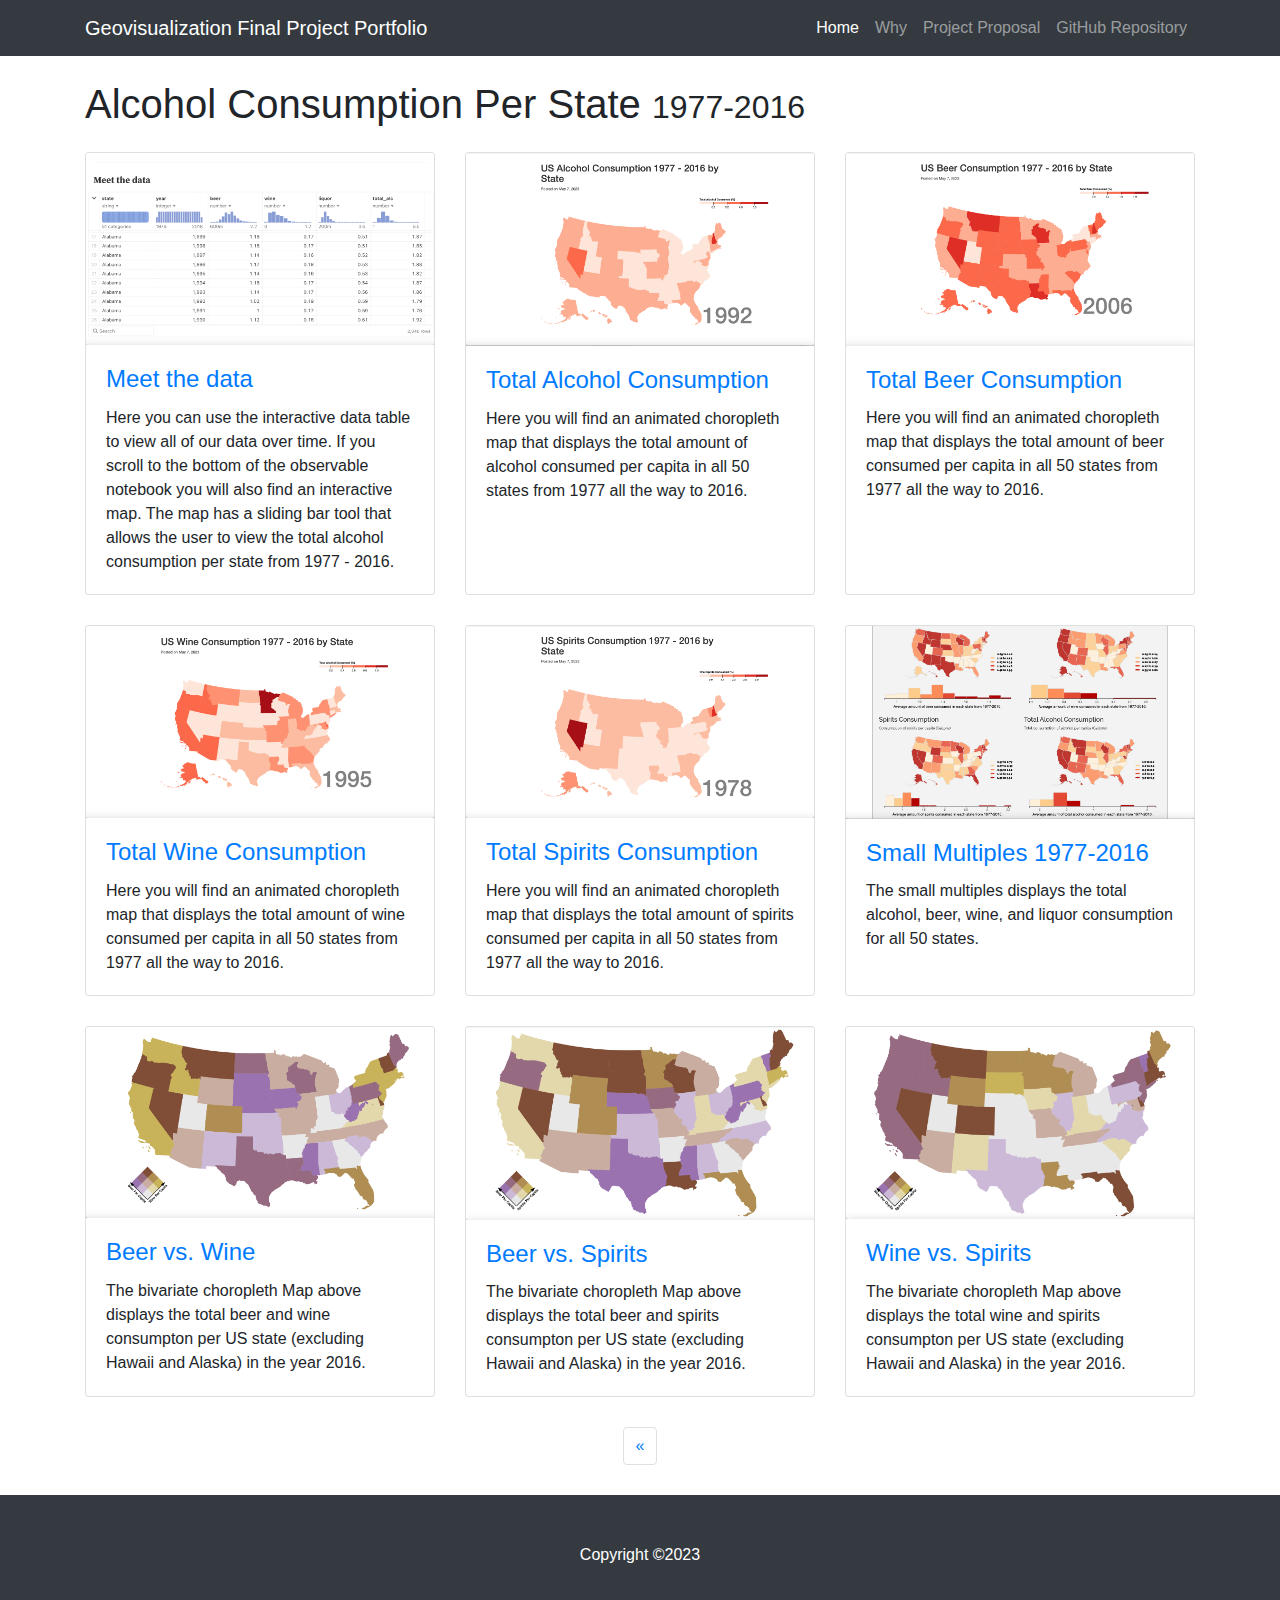
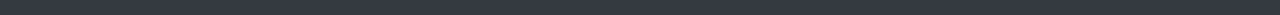
<file: index.html>
<!DOCTYPE html>
<html lang="en">

  <head>

    <meta http-equiv='cache-control' content='no-cache'> 
    <meta http-equiv='expires' content='0'> 
    <meta http-equiv='pragma' content='no-cache'>
    
    <meta charset="utf-8">
    <meta name="viewport" content="width=device-width, initial-scale=1, shrink-to-fit=no">
    <meta name="description" content="">
    <meta name="author" content="">

    <title> Alcohol Consumption </title>

    <!-- Bootstrap core CSS -->
    <link href="vendor/bootstrap/css/bootstrap.min.css" rel="stylesheet">

    <!-- Custom styles for this template -->
    <link href="css/3-col-portfolio.css" rel="stylesheet">

  </head>

  <body>

    <!-- Navigation -->
    <nav class="navbar navbar-expand-lg navbar-dark bg-dark fixed-top">
      <div class="container">
        <a class="navbar-brand" href="#"> Geovisualization Final Project Portfolio </a>
        <button class="navbar-toggler" type="button" data-toggle="collapse" data-target="#navbarResponsive" aria-controls="navbarResponsive" aria-expanded="false" aria-label="Toggle navigation">
          <span class="navbar-toggler-icon"></span>
        </button>
        <div class="collapse navbar-collapse" id="navbarResponsive">
          <ul class="navbar-nav ml-auto">
            <li class="nav-item active">
              <a class="nav-link" href="https://geog3540.github.io/alcoholconsumption/">Home
                <span class="sr-only">(current)</span>
              </a>
            </li>
            <li class="nav-item">
              <a class="nav-link" href="shortbio.html">Why</a>
            </li>
            <li class="nav-item">
              <a class="nav-link" href="https://observablehq.com/d/973f40943b0cd02c">Project Proposal</a>
            </li>
            <li class="nav-item">
              <a class="nav-link" href="https://github.com/geog3540/alcoholconsumption">GitHub Repository</a>
            </li>
          </ul>
        </div>
      </div>
    </nav>

    <!-- Page Content -->
    <div class="container">

      <!-- Page Heading -->
      <h1 class="my-4"> Alcohol Consumption Per State 
        <small> 1977-2016 </small>
      </h1>

      <div class="row">
        <div class="col-lg-4 col-sm-6 portfolio-item">
          <div class="card h-100">
            <a href="https://observablehq.com/d/6e1bdc8eab42a572"><img class="card-img-top" src="Images/data.png" alt=""></a>
            <div class="card-body">
              <h4 class="card-title">
                <a href="https://observablehq.com/d/6e1bdc8eab42a572">Meet the data</a>
              </h4>
              <p class="card-text">Here you can use the interactive data table to view all of our data over time. If you scroll to the bottom of the observable notebook you will also find an interactive map. The map has a sliding bar tool that allows the user to view the total alcohol consumption per state from 1977 - 2016. </p>
            </div>
          </div>
        </div>
        <div class="col-lg-4 col-sm-6 portfolio-item">
          <div class="card h-100">
            <a href="animatedchoropleth/total_con.html"><img class="card-img-top" src="Images/total_animated.png" alt=""></a>
            <div class="card-body">
              <h4 class="card-title">
                <a href="animatedchoropleth/total_con.html">Total Alcohol Consumption</a>
              </h4>
              <p class="card-text">Here you will find an animated choropleth map that displays the total amount of alcohol consumed per capita in all 50 states from 1977 all the way to 2016.</p>
            </div>
          </div>
        </div>
        <div class="col-lg-4 col-sm-6 portfolio-item">
          <div class="card h-100">
            <a href="animatedchoropleth/beer_con.html"><img class="card-img-top" src="Images/beer_animated.png" alt=""></a>
            <div class="card-body">
              <h4 class="card-title">
                <a href="animatedchoropleth/beer_con.html">Total Beer Consumption</a>
              </h4>
              <p class="card-text">Here you will find an animated choropleth map that displays the total amount of beer consumed per capita in all 50 states from 1977 all the way to 2016.</p>
            </div>
          </div>
        </div>
        <div class="col-lg-4 col-sm-6 portfolio-item">
          <div class="card h-100">
            <a href="animatedchoropleth/wine_con.html"><img class="card-img-top" src="Images/wine_animated.png" alt=""></a>
            <div class="card-body">
              <h4 class="card-title">
                <a href="animatedchoropleth/wine_con.html">Total Wine Consumption</a>
              </h4>
              <p class="card-text">Here you will find an animated choropleth map that displays the total amount of wine consumed per capita in all 50 states from 1977 all the way to 2016.</p>
            </div>
          </div>
        </div>
        <div class="col-lg-4 col-sm-6 portfolio-item">
          <div class="card h-100">
            <a href="animatedchoropleth/spirits_con.html"><img class="card-img-top" src="Images/spirits_animated.png" alt=""></a>
            <div class="card-body">
              <h4 class="card-title">
                <a href="animatedchoropleth/spirits_con.html">Total Spirits Consumption</a>
              </h4>
              <p class="card-text">Here you will find an animated choropleth map that displays the total amount of spirits consumed per capita in all 50 states from 1977 all the way to 2016.</p>
            </div>
          </div>
        </div>
        <div class="col-lg-4 col-sm-6 portfolio-item">
          <div class="card h-100">
            <a href="smallmultiple/index.html"><img class="card-img-top" src="Images/small_multiples.png" alt=""></a>
            <div class="card-body">
              <h4 class="card-title">
                <a href="smallmultiple/index.html">Small Multiples 1977-2016</a>
              </h4>
              <p class="card-text">The small multiples displays the total alcohol, beer, wine, and liquor consumption for all 50 states.</p>
            </div>
          </div>
        </div>
        <div class="col-lg-4 col-sm-6 portfolio-item">
          <div class="card h-100">
            <a href="https://observablehq.com/d/2be5a5ae35aab655"><img class="card-img-top" src="Images/beer_wine.png" alt=""></a>
            <div class="card-body">
              <h4 class="card-title">
                <a href="https://observablehq.com/d/2be5a5ae35aab655">Beer vs. Wine</a>
              </h4>
              <p class="card-text">The bivariate choropleth Map above displays the total beer and wine consumpton per US state (excluding Hawaii and Alaska) in the year 2016.</p>
            </div>
          </div>
        </div>
        <div class="col-lg-4 col-sm-6 portfolio-item">
          <div class="card h-100">
            <a href="https://observablehq.com/d/554122eb2d72a04f"><img class="card-img-top" src="Images/beer_spirits.png" alt=""></a>
            <div class="card-body">
              <h4 class="card-title">
                <a href="https://observablehq.com/d/554122eb2d72a04f">Beer vs. Spirits</a>
              </h4>
              <p class="card-text">The bivariate choropleth Map above displays the total beer and spirits consumpton per US state (excluding Hawaii and Alaska) in the year 2016.</p>
            </div>
          </div>
        </div>
        <div class="col-lg-4 col-sm-6 portfolio-item">
          <div class="card h-100">
            <a href="https://observablehq.com/d/ab2546fa83c8895f"><img class="card-img-top" src="Images/wine_spirits.png" alt=""></a>
            <div class="card-body">
              <h4 class="card-title">
                <a href="https://observablehq.com/d/ab2546fa83c8895f">Wine vs. Spirits</a>
              </h4>
              <p class="card-text">The bivariate choropleth Map above displays the total wine and spirits consumpton per US state (excluding Hawaii and Alaska) in the year 2016.</p>
            </div>
          </div>
        </div>
      </div>
      <!-- /.row -->

      <!-- Pagination -->
      <ul class="pagination justify-content-center">
        <li class="page-item">
          <a class="page-link" href="#" aria-label="Previous">
            <span aria-hidden="true">&laquo;</span>
            <span class="sr-only">Previous</span>
          </a>
        </li>
        <!-- <li class="page-item">
          <a class="page-link" href="#">1</a>
        </li>
        <li class="page-item">
          <a class="page-link" href="#">2</a>
        </li>
        <li class="page-item">
          <a class="page-link" href="#">3</a>
        </li>
        <li class="page-item">
          <a class="page-link" href="#" aria-label="Next">
            <span aria-hidden="true">&raquo;</span>
            <span class="sr-only">Next</span>
          </a>
        </li> 
      </ul> -->

    </div>
    <!-- /.container -->

    <!-- Footer -->
    <footer class="py-5 bg-dark">
      <div class="container">
        <p class="m-0 text-center text-white">Copyright &copy;2023</p>
      </div>
      <!-- /.container -->
    </footer>

    <!-- Bootstrap core JavaScript -->
    <script src="vendor/jquery/jquery.min.js"></script>
    <script src="vendor/bootstrap/js/bootstrap.bundle.min.js"></script>

  </body>

</html>
</file>
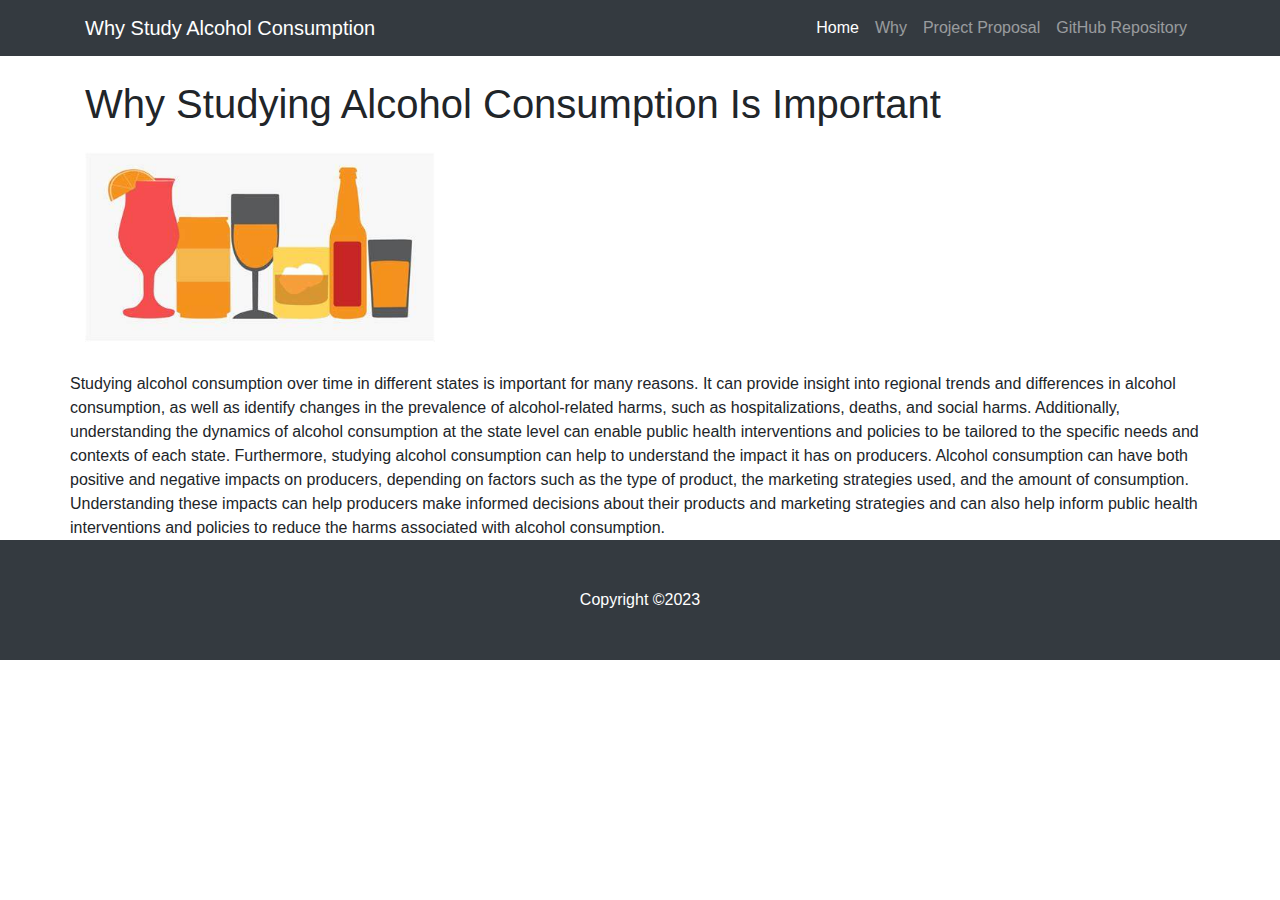
<file: shortbio.html>
<!DOCTYPE html>
<html lang="en">

  <head>

    <meta charset="utf-8">
    <meta name="viewport" content="width=device-width, initial-scale=1, shrink-to-fit=no">
    <meta name="description" content="">
    <meta name="author" content="">

    <title>Final Project</title>

    <!-- Bootstrap core CSS -->
    <link href="vendor/bootstrap/css/bootstrap.min.css" rel="stylesheet">

    <!-- Custom styles for this template -->
    <link href="css/3-col-portfolio.css" rel="stylesheet">

  </head>

  <body>

    <!-- Navigation -->
    <nav class="navbar navbar-expand-lg navbar-dark bg-dark fixed-top">
      <div class="container">
        <a class="navbar-brand" href="#"> Why Study Alcohol Consumption </a>
        <button class="navbar-toggler" type="button" data-toggle="collapse" data-target="#navbarResponsive" aria-controls="navbarResponsive" aria-expanded="false" aria-label="Toggle navigation">
          <span class="navbar-toggler-icon"></span>
        </button>
        <div class="collapse navbar-collapse" id="navbarResponsive">
          <ul class="navbar-nav ml-auto">
            <li class="nav-item active">
              <a class="nav-link" href="https://mattison-belardo.github.io/Mattison-Belardo/">Home
                <span class="sr-only">(current)</span>
              </a>
            </li>
            <li class="nav-item">
              <a class="nav-link" href="shortbio.html">Why</a>
            </li>
            <li class="nav-item">
              <a class="nav-link" href="https://observablehq.com/d/973f40943b0cd02c">Project Proposal</a>
            </li>
            <li class="nav-item">
              <a class="nav-link" href="https://github.com/geog3540/alcoholconsumption">GitHub Repository</a>
            </li>
          </ul>
        </div>
      </div>
    </nav>

    <!-- Page Content -->
    <div class="container">

      <!-- Page Heading -->
      <h1 class="my-4">Why Studying Alcohol Consumption Is Important
        <small></small>
      </h1>

      <div class="row">
          <div class="col-lg-4 col-sm-6 portfolio-item">
              <img class="card-img-top" src="Images/drinks.jpeg" alt="">
         </div>
         <p class="card-text">Studying alcohol consumption over time in different states is important for many reasons. It can provide insight into regional trends and differences in alcohol consumption, as well as identify changes in the prevalence of alcohol-related harms, such as hospitalizations, deaths, and social harms. Additionally, understanding the dynamics of alcohol consumption at the state level can enable public health interventions and policies to be tailored to the specific needs and contexts of each state. Furthermore, studying alcohol consumption can help to understand the impact it has on producers. Alcohol consumption can have both positive and negative impacts on producers, depending on factors such as the type of product, the marketing strategies used, and the amount of consumption. Understanding these impacts can help producers make informed decisions about their products and marketing strategies and can also help inform public health interventions and policies to reduce the harms associated with alcohol consumption.</p>
      </div>
      <!-- /.row -->


    </div>
    <!-- /.container -->

    <!-- Footer -->
    <footer class="py-5 bg-dark">
      <div class="container">
        <p class="m-0 text-center text-white">Copyright &copy;2023</p>
      </div>
      <!-- /.container -->
    </footer>

    <!-- Bootstrap core JavaScript -->
    <script src="vendor/jquery/jquery.min.js"></script>
    <script src="vendor/bootstrap/js/bootstrap.bundle.min.js"></script>

  </body>

</html>
</file>
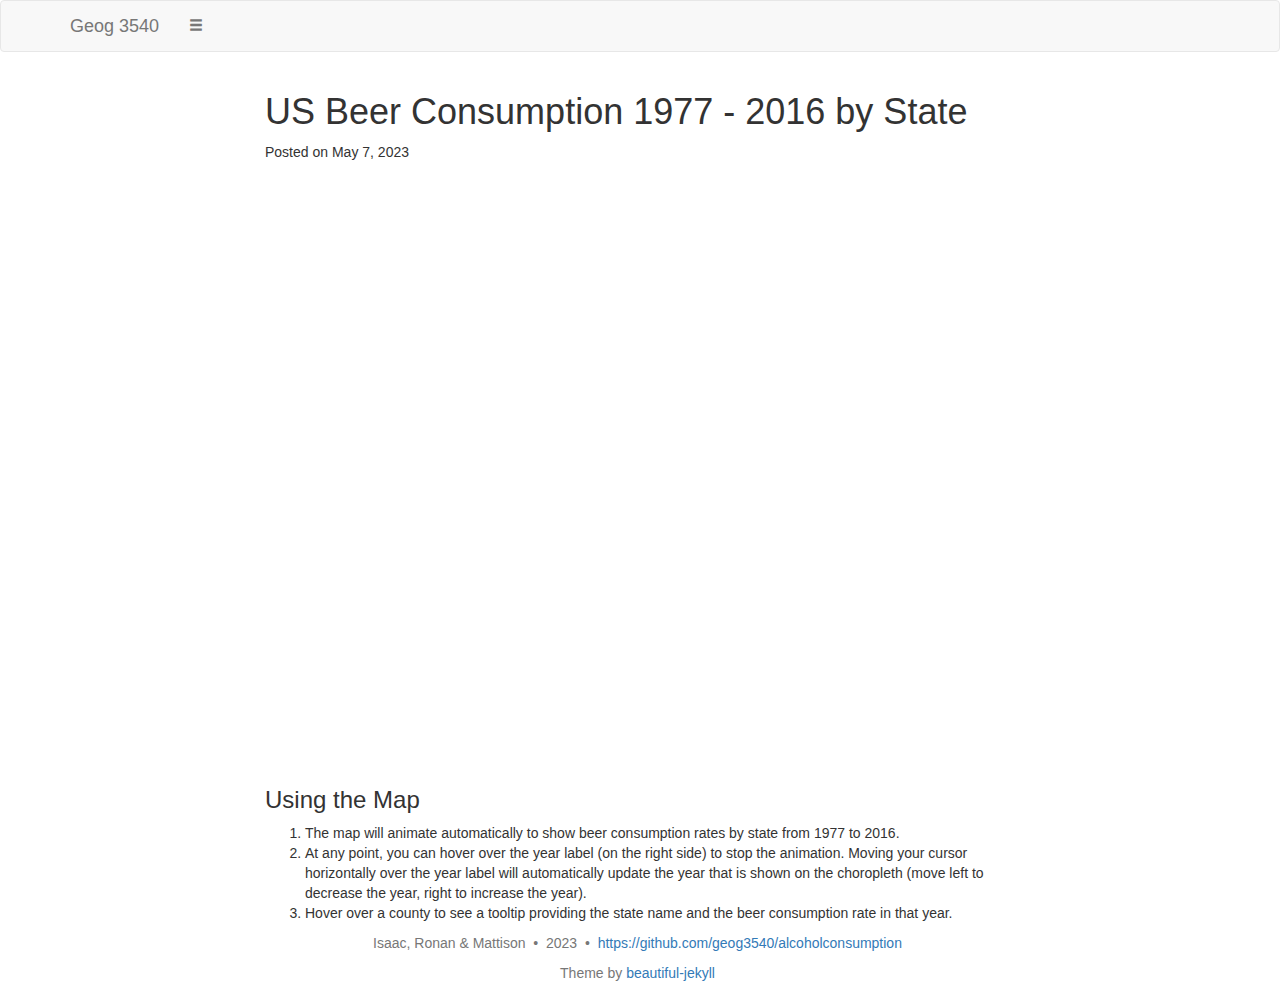
<file: animatedchoropleth/beer_con.html>
<!DOCTYPE html>
<html lang="en">
<!-- Beautiful Jekyll | MIT license | Copyright Dean Attali 2016 -->
<head>
  <meta charset="utf-8" />
  <meta http-equiv="X-UA-Compatible" content="IE=edge">
  <meta name="viewport" content="width=device-width, initial-scale=1.0, maximum-scale=1.0, viewport-fit=cover">

  <link href="https://maxcdn.bootstrapcdn.com/bootstrap/3.3.7/css/bootstrap.min.css" rel="stylesheet">
  <link rel="stylesheet" href="style.css">

  <script src="https://d3js.org/d3.v4.min.js"></script>
  <script src="https://d3js.org/d3-scale-chromatic.v1.min.js"></script>
  <script src="https://d3js.org/topojson.v1.min.js"></script>
  <script src="https://d3js.org/queue.v1.min.js"></script>
  <script src="https://d3js.org/colorbrewer.v1.min.js"></script>

  <title>An Animated Choropleth Map of Beer Consumption Across The US</title>
</head>

<body>

  <nav class="navbar navbar-default">
    <div class="container container-fluid">
      <div class="navbar-header">
        <button type="button" class="navbar-toggle collapsed" data-toggle="collapse" data-target="#defaultNavbar1"><span class="sr-only">Toggle navigation</span><span class="icon-bar"></span><span class="icon-bar"></span><span class="icon-bar"></span></button>
        <a class="navbar-brand" href="https://geo-social.com">Geog 3540</a>
      </div>
      <!-- Collect the nav links, forms, and other content for toggling -->
      <div class="collapse navbar-collapse" id="defaultNavbar1">
        <ul class="nav navbar-nav">

          <li class="dropdown"><a href="#" class="dropdown-toggle" data-toggle="dropdown" role="button" aria-expanded="false"><span class="glyphicon glyphicon-menu-hamburger" aria-hidden="true"></span></a>
            <ul class="dropdown-menu" role="menu">
              <li><a href="../shortbio.html">About</a></li>
							<li><a href="../Resume-ZhuoTang.pdf">Resume</a></li>
							<li class="divider"></li>
							<li><a href="mailto:zhuotang@uiowa.edu">Contact</a></li>
            </ul>
          </li>
        </ul>

      </div>
      <!-- /.navbar-collapse -->
    </div>
    <!-- /.container-fluid -->
  </nav>

  <!-- TODO this file has become a mess, refactor it -->

  <header class="header-section ">
    <div class="intro-header no-img">
      <div class="container">
        <div class="row">
          <div class="col-lg-8 col-lg-offset-2 col-md-10 col-md-offset-1">
            <div class="post-heading">
              <h1>US Beer Consumption 1977 - 2016 by State</h1>
              <span class="post-meta">Posted on May 7, 2023</span>
            </div>
          </div>
        </div>
      </div>
    </div>
  </header>


  <div class="container">
    <div class="row">
      <div class="col-lg-8 col-lg-offset-2 col-md-10 col-md-offset-1">
        <svg width="960" height="600"></svg>
        <h3 id="using-the-map">Using the Map</h3>
        <ol>
          <li>The map will animate automatically to show beer consumption rates by state from 1977 to 2016.</li>
          <li>At any point, you can hover over the year label (on the right side) to stop the animation.  Moving your cursor horizontally over the year label will automatically update the year that is shown on the choropleth (move left to decrease the year, right to increase the year).</li>
          <li>Hover over a county to see a tooltip providing the state name and the beer consumption rate in that year.</li>
        </ol>
        <script>

        // var topoJSONFile = "data/contour.json";
        var topoJSONFile = "data/beer_con.geojson";
        // enter the desired projection - note that input geojson has to be in WGS84 GCS
        var projection = d3.geoAlbersUsa();
        //enter the name of the feature or geometry collection within the topoJSONFile
        // for example, for the default dataset us.objects.polygons, enter polygons
        var featureCollection = "beer_con";
        // id field in the topojson file
        var idfield = "GEOID"
        var csvFile = "data/beer_con.csv";
        var attributeAlias = "Total Beer Consumed (Gallons)";

        // enter the minimum and maximum values of the attribute over years
        // one legend is created based on equal interval classification for all years.
        var min = 0.63, max = 2.17;

        //enter the beginning year or date/time of animation.
        var beginTime = 1977, endTime = 2016;

        // width and height of map frame
        var height = 600;
        var width = 700;

        // Find the abbreviations of color names from https://colorbrewer2.org/
        var colors =  colorbrewer.Reds;
        var numOfClasses = 5;

        //DO NOT CHANGE ANYTHING BELOW THIS POINT UNLESS YOU KNOW WHAT YOU ARE DOING
        ////////////////////////////////////////////////////////////////////////////////////////////////
        ///////////////////////////////////////////////////////////////////////////////////////////////

        var svg = d3.select("svg");
        var format = d3.format(".1f");

        var colorScheme = colors[numOfClasses];

        var color = d3.scaleQuantize()
        .domain([min, max])
        .range(colorScheme);

        var x = d3.scaleLinear()
        .domain(d3.extent(color.domain()))
        .rangeRound([600,860]);

        var g = svg.append("g")
        .attr("transform", "translate(0,40)");

        g.selectAll("rect")
        .data(color.range().map(function(d){ return color.invertExtent(d); }))
        .enter()
        .append("rect")
        .attr("height", 8)
        .attr("x", function(d){ return x(d[0]); })
        .attr("width", function(d){ return x(d[1]) - x(d[0]); })
        .attr("fill", function(d){ return color(d[0]); });

        g.append("text")
        .attr("class", "caption")
        .attr("x", x.range()[0])
        .attr("y", -6)
        .attr("fill", "#000")
        .attr("text-anchor", "start")
        .attr("font-weight", "bold")
        .text(attributeAlias);

        g.call(d3.axisBottom(x)
        .tickSize(13)
        .tickFormat(format)
        .tickValues(color.range().slice(1).map(function(d){ return color.invertExtent(d)[0]; })))
        .select(".domain")
        .remove();

        var div = d3.select("body")
        .append("div")
        .attr("class", "tooltip")
        .style("opacity", 0);

        // Add the year label; the value is set on transition.
        var label = svg.append("text")
        .attr("class", "year label")
        .attr("text-anchor", "end")
        .attr("y", height - 100)
        .attr("x", width + 100)
        .text(beginTime);

        queue()
        .defer(d3.json, topoJSONFile)
        .defer(d3.csv, csvFile)
        .await(ready);

        function ready(error, feature_col, csvdata) {
          if (error) throw error;

          // Initialize data to beginning year
          var currentYear = beginTime;

          // Add an overlay for the year label.
          var box = label.node().getBBox();

          var overlay = svg.append("rect")
          .attr("class", "overlay")
          .attr("x", box.x)
          .attr("y", box.y)
          .attr("width", box.width)
          .attr("height", box.height)
          .on("mouseover", enableInteraction);

          // Start a transition that interpolates the data based on year.
          svg.transition()
          .duration(25000)
          .ease(d3.easeLinear)
          .tween("year", tweenYear)
          //.each();

          var features = feature_col.features;
          features.forEach((item) => {
            item.id = +item.properties[idfield]
          });
          var path = d3.geoPath();
          path.projection(projection.fitSize([width, height], feature_col));

          var polygons = svg.append("g")
          .attr("class", "polygons")
          .selectAll("path")
          .data(features)
          .enter()
          .append("path")
          .attr("d", path)
          .call(style,currentYear);

          function style(polygons, year){
            // console.log(polygons);
            newunemployment = interpolateData(year);

            var rateById = {};
            var nameById = {};

            newunemployment.forEach(function(d) {
              rateById[d.code] = +d.rate;
              nameById[d.code] = d.name;
            });

            polygons.style("fill", function(d){
              return color(rateById[d.id]);
            })
            .on("mouseover", function(d) {
              div.transition()
              .duration(200)
              .style("opacity", .9);
              div.html(nameById[d.id] + ' in ' + Math.round(currentYear) +': <br><strong>' + rateById[d.id] + '%</strong>')
              .style("left", (d3.event.pageX) + "px")
              .style("top", (d3.event.pageY - 28) + "px");})
              // fade out tooltip on mouse out
              .on("mouseout", function(d) {
                div.transition()
                .duration(500)
                .style("opacity", 0);});
              }

              // After the transition finishes, you can mouseover to change the year.
              function enableInteraction() {
                var yearScale = d3.scaleLinear()
                .domain([beginTime, endTime])
                .range([box.x + 10, box.x + box.width - 10])
                .clamp(true);

                // Cancel the current transition, if any.
                svg.transition().duration(0);

                overlay
                .on("mouseover", mouseover)
                .on("mouseout", mouseout)
                .on("mousemove", mousemove)
                .on("touchmove", mousemove);

                function mouseover() { label.classed("active", true); }
                function mouseout() { label.classed("active", false); }
                function mousemove() { displayYear(yearScale.invert(d3.mouse(this)[0])); }
              }

              // Tweens the entire chart by first tweening the year, and then the data.
              // For the interpolated data, the dots and label are redrawn.
              function tweenYear() {
                var year = d3.interpolateNumber(beginTime, endTime);
                return function(t) { displayYear(year(t)); };
              }

              // Updates the display to show the specified year.
              function displayYear(year) {
                currentYear = year;
                polygons.call(style,year)
                label.text(Math.round(year));
              }

              // Interpolates the dataset for the given (fractional) year.
              function interpolateData(year) {
                return csvdata.filter(function(row) {
                  return row['year'] == Math.round(year);
                });
              }
            };
            </script>
          </div>
        </div>
      </div>

      <footer>
        <div class="container beautiful-jekyll-footer">
          <div class="row">
            <div class="col-lg-8 col-lg-offset-2 col-md-10 col-md-offset-1">
              <ul class="list-inline text-center footer-links">
                <p class="copyright text-muted">
                  Isaac, Ronan & Mattison
                  &nbsp;&bull;&nbsp;
                  2023
                  &nbsp;&bull;&nbsp;
                  <a href="https://github.com/geog3540/alcoholconsumption">https://github.com/geog3540/alcoholconsumption</a>
                </p>
                <!-- Please don't remove this, keep my open source work credited :) -->
                <p class="theme-by text-muted">
                  Theme by
                  <a href="https://deanattali.com/beautiful-jekyll/">beautiful-jekyll</a>
                </p>
              </div>
            </div>
          </div>
        </footer>
      </body>
      </html>
</file>
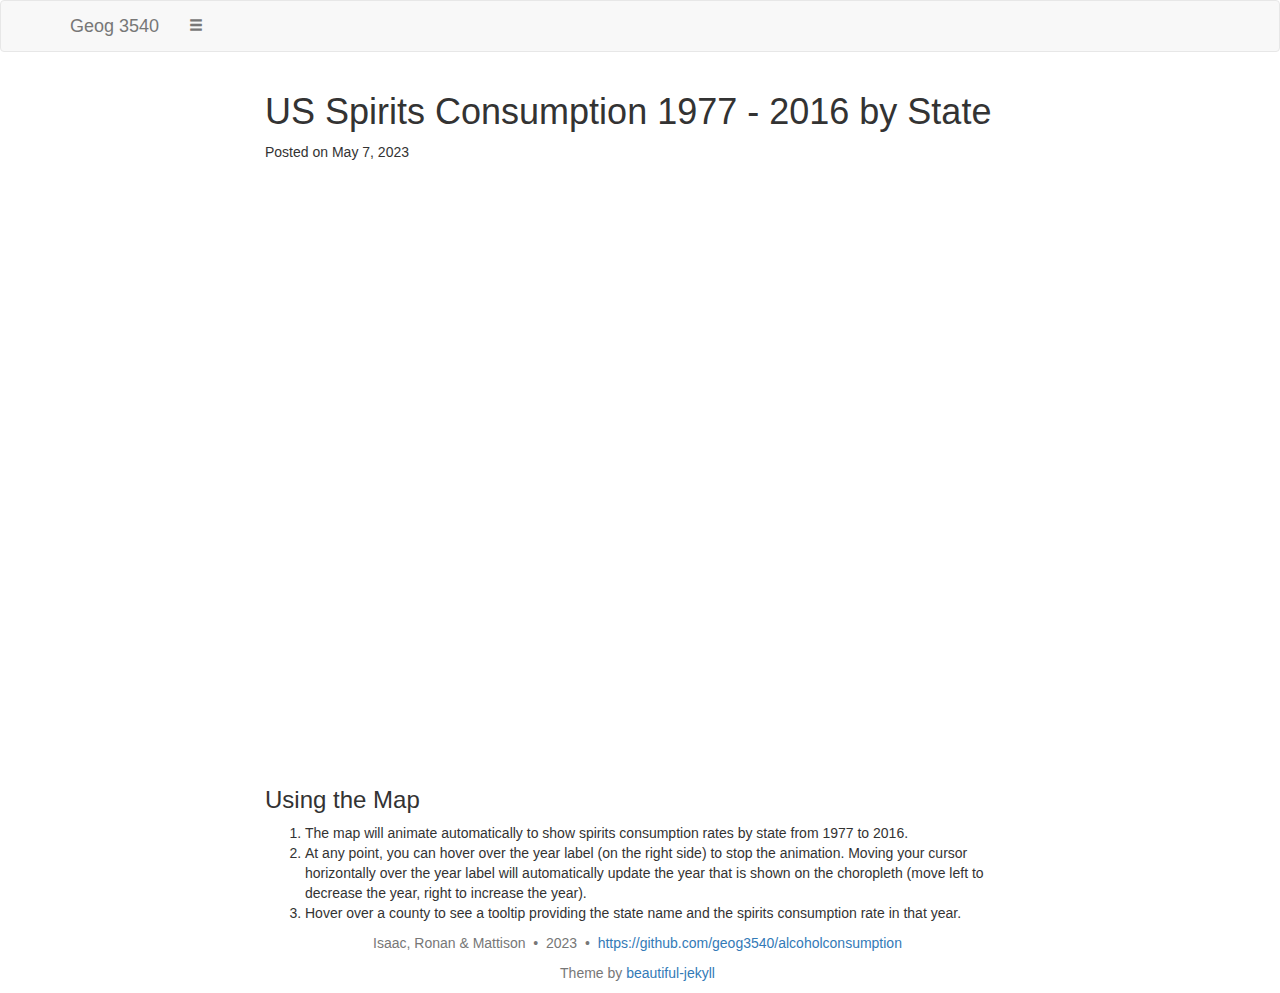
<file: animatedchoropleth/spirits_con.html>
<!DOCTYPE html>
<html lang="en">
<!-- Beautiful Jekyll | MIT license | Copyright Dean Attali 2016 -->
<head>
  <meta charset="utf-8" />
  <meta http-equiv="X-UA-Compatible" content="IE=edge">
  <meta name="viewport" content="width=device-width, initial-scale=1.0, maximum-scale=1.0, viewport-fit=cover">

  <link href="https://maxcdn.bootstrapcdn.com/bootstrap/3.3.7/css/bootstrap.min.css" rel="stylesheet">
  <link rel="stylesheet" href="style.css">

  <script src="https://d3js.org/d3.v4.min.js"></script>
  <script src="https://d3js.org/d3-scale-chromatic.v1.min.js"></script>
  <script src="https://d3js.org/topojson.v1.min.js"></script>
  <script src="https://d3js.org/queue.v1.min.js"></script>
  <script src="https://d3js.org/colorbrewer.v1.min.js"></script>

  <title>An Animated Choropleth Map of Spirits Consumption Across The US</title>
</head>

<body>

  <nav class="navbar navbar-default">
    <div class="container container-fluid">
      <div class="navbar-header">
        <button type="button" class="navbar-toggle collapsed" data-toggle="collapse" data-target="#defaultNavbar1"><span class="sr-only">Toggle navigation</span><span class="icon-bar"></span><span class="icon-bar"></span><span class="icon-bar"></span></button>
        <a class="navbar-brand" href="https://geo-social.com">Geog 3540</a>
      </div>
      <!-- Collect the nav links, forms, and other content for toggling -->
      <div class="collapse navbar-collapse" id="defaultNavbar1">
        <ul class="nav navbar-nav">

          <li class="dropdown"><a href="#" class="dropdown-toggle" data-toggle="dropdown" role="button" aria-expanded="false"><span class="glyphicon glyphicon-menu-hamburger" aria-hidden="true"></span></a>
            <ul class="dropdown-menu" role="menu">
              <li><a href="../shortbio.html">About</a></li>
							<li><a href="../Resume-ZhuoTang.pdf">Resume</a></li>
							<li class="divider"></li>
							<li><a href="mailto:zhuotang@uiowa.edu">Contact</a></li>
            </ul>
          </li>
        </ul>

      </div>
      <!-- /.navbar-collapse -->
    </div>
    <!-- /.container-fluid -->
  </nav>

  <!-- TODO this file has become a mess, refactor it -->

  <header class="header-section ">
    <div class="intro-header no-img">
      <div class="container">
        <div class="row">
          <div class="col-lg-8 col-lg-offset-2 col-md-10 col-md-offset-1">
            <div class="post-heading">
              <h1>US Spirits Consumption 1977 - 2016 by State</h1>
              <span class="post-meta">Posted on May 7, 2023</span>
            </div>
          </div>
        </div>
      </div>
    </div>
  </header>


  <div class="container">
    <div class="row">
      <div class="col-lg-8 col-lg-offset-2 col-md-10 col-md-offset-1">
        <svg width="960" height="600"></svg>
        <h3 id="using-the-map">Using the Map</h3>
        <ol>
          <li>The map will animate automatically to show spirits consumption rates by state from 1977 to 2016.</li>
          <li>At any point, you can hover over the year label (on the right side) to stop the animation.  Moving your cursor horizontally over the year label will automatically update the year that is shown on the choropleth (move left to decrease the year, right to increase the year).</li>
          <li>Hover over a county to see a tooltip providing the state name and the spirits consumption rate in that year.</li>
        </ol>
        <script>

        // var topoJSONFile = "data/contour.json";
        var topoJSONFile = "data/spirits_con.geojson";
        // enter the desired projection - note that input geojson has to be in WGS84 GCS
        var projection = d3.geoAlbersUsa();
        //enter the name of the feature or geometry collection within the topoJSONFile
        // for example, for the default dataset us.objects.polygons, enter polygons
        var featureCollection = "spirits_con";
        // id field in the topojson file
        var idfield = "GEOID"
        var csvFile = "data/spirits_con.csv";
        var attributeAlias = "Total Spirits Consumed (Gallons)";

        // enter the minimum and maximum values of the attribute over years
        // one legend is created based on equal interval classification for all years.
        var min = 0.36, max = 3.56;

        //enter the beginning year or date/time of animation.
        var beginTime = 1977, endTime = 2016;

        // width and height of map frame
        var height = 600;
        var width = 700;

        // Find the abbreviations of color names from https://colorbrewer2.org/
        var colors =  colorbrewer.Reds;
        var numOfClasses = 6;

        //DO NOT CHANGE ANYTHING BELOW THIS POINT UNLESS YOU KNOW WHAT YOU ARE DOING
        ////////////////////////////////////////////////////////////////////////////////////////////////
        ///////////////////////////////////////////////////////////////////////////////////////////////

        var svg = d3.select("svg");
        var format = d3.format(".1f");

        var colorScheme = colors[numOfClasses];

        var color = d3.scaleQuantize()
        .domain([min, max])
        .range(colorScheme);

        var x = d3.scaleLinear()
        .domain(d3.extent(color.domain()))
        .rangeRound([600,860]);

        var g = svg.append("g")
        .attr("transform", "translate(0,40)");

        g.selectAll("rect")
        .data(color.range().map(function(d){ return color.invertExtent(d); }))
        .enter()
        .append("rect")
        .attr("height", 8)
        .attr("x", function(d){ return x(d[0]); })
        .attr("width", function(d){ return x(d[1]) - x(d[0]); })
        .attr("fill", function(d){ return color(d[0]); });

        g.append("text")
        .attr("class", "caption")
        .attr("x", x.range()[0])
        .attr("y", -6)
        .attr("fill", "#000")
        .attr("text-anchor", "start")
        .attr("font-weight", "bold")
        .text(attributeAlias);

        g.call(d3.axisBottom(x)
        .tickSize(13)
        .tickFormat(format)
        .tickValues(color.range().slice(1).map(function(d){ return color.invertExtent(d)[0]; })))
        .select(".domain")
        .remove();

        var div = d3.select("body")
        .append("div")
        .attr("class", "tooltip")
        .style("opacity", 0);

        // Add the year label; the value is set on transition.
        var label = svg.append("text")
        .attr("class", "year label")
        .attr("text-anchor", "end")
        .attr("y", height - 100)
        .attr("x", width + 100)
        .text(beginTime);

        queue()
        .defer(d3.json, topoJSONFile)
        .defer(d3.csv, csvFile)
        .await(ready);

        function ready(error, feature_col, csvdata) {
          if (error) throw error;

          // Initialize data to beginning year
          var currentYear = beginTime;

          // Add an overlay for the year label.
          var box = label.node().getBBox();

          var overlay = svg.append("rect")
          .attr("class", "overlay")
          .attr("x", box.x)
          .attr("y", box.y)
          .attr("width", box.width)
          .attr("height", box.height)
          .on("mouseover", enableInteraction);

          // Start a transition that interpolates the data based on year.
          svg.transition()
          .duration(25000)
          .ease(d3.easeLinear)
          .tween("year", tweenYear)
          //.each();

          var features = feature_col.features;
          features.forEach((item) => {
            item.id = +item.properties[idfield]
          });
          var path = d3.geoPath();
          path.projection(projection.fitSize([width, height], feature_col));

          var polygons = svg.append("g")
          .attr("class", "polygons")
          .selectAll("path")
          .data(features)
          .enter()
          .append("path")
          .attr("d", path)
          .call(style,currentYear);

          function style(polygons, year){
            // console.log(polygons);
            newunemployment = interpolateData(year);

            var rateById = {};
            var nameById = {};

            newunemployment.forEach(function(d) {
              rateById[d.code] = +d.rate;
              nameById[d.code] = d.name;
            });

            polygons.style("fill", function(d){
              return color(rateById[d.id]);
            })
            .on("mouseover", function(d) {
              div.transition()
              .duration(200)
              .style("opacity", .9);
              div.html(nameById[d.id] + ' in ' + Math.round(currentYear) +': <br><strong>' + rateById[d.id] + '%</strong>')
              .style("left", (d3.event.pageX) + "px")
              .style("top", (d3.event.pageY - 28) + "px");})
              // fade out tooltip on mouse out
              .on("mouseout", function(d) {
                div.transition()
                .duration(500)
                .style("opacity", 0);});
              }

              // After the transition finishes, you can mouseover to change the year.
              function enableInteraction() {
                var yearScale = d3.scaleLinear()
                .domain([beginTime, endTime])
                .range([box.x + 10, box.x + box.width - 10])
                .clamp(true);

                // Cancel the current transition, if any.
                svg.transition().duration(0);

                overlay
                .on("mouseover", mouseover)
                .on("mouseout", mouseout)
                .on("mousemove", mousemove)
                .on("touchmove", mousemove);

                function mouseover() { label.classed("active", true); }
                function mouseout() { label.classed("active", false); }
                function mousemove() { displayYear(yearScale.invert(d3.mouse(this)[0])); }
              }

              // Tweens the entire chart by first tweening the year, and then the data.
              // For the interpolated data, the dots and label are redrawn.
              function tweenYear() {
                var year = d3.interpolateNumber(beginTime, endTime);
                return function(t) { displayYear(year(t)); };
              }

              // Updates the display to show the specified year.
              function displayYear(year) {
                currentYear = year;
                polygons.call(style,year)
                label.text(Math.round(year));
              }

              // Interpolates the dataset for the given (fractional) year.
              function interpolateData(year) {
                return csvdata.filter(function(row) {
                  return row['year'] == Math.round(year);
                });
              }
            };
            </script>
          </div>
        </div>
      </div>

      <footer>
        <div class="container beautiful-jekyll-footer">
          <div class="row">
            <div class="col-lg-8 col-lg-offset-2 col-md-10 col-md-offset-1">
              <ul class="list-inline text-center footer-links">
                <p class="copyright text-muted">
                  Isaac, Ronan & Mattison
                  &nbsp;&bull;&nbsp;
                  2023
                  &nbsp;&bull;&nbsp;
                  <a href="https://github.com/geog3540/alcoholconsumption">https://github.com/geog3540/alcoholconsumption</a>
                </p>
                <!-- Please don't remove this, keep my open source work credited :) -->
                <p class="theme-by text-muted">
                  Theme by
                  <a href="https://deanattali.com/beautiful-jekyll/">beautiful-jekyll</a>
                </p>
              </div>
            </div>
          </div>
        </footer>
      </body>
      </html>
</file>
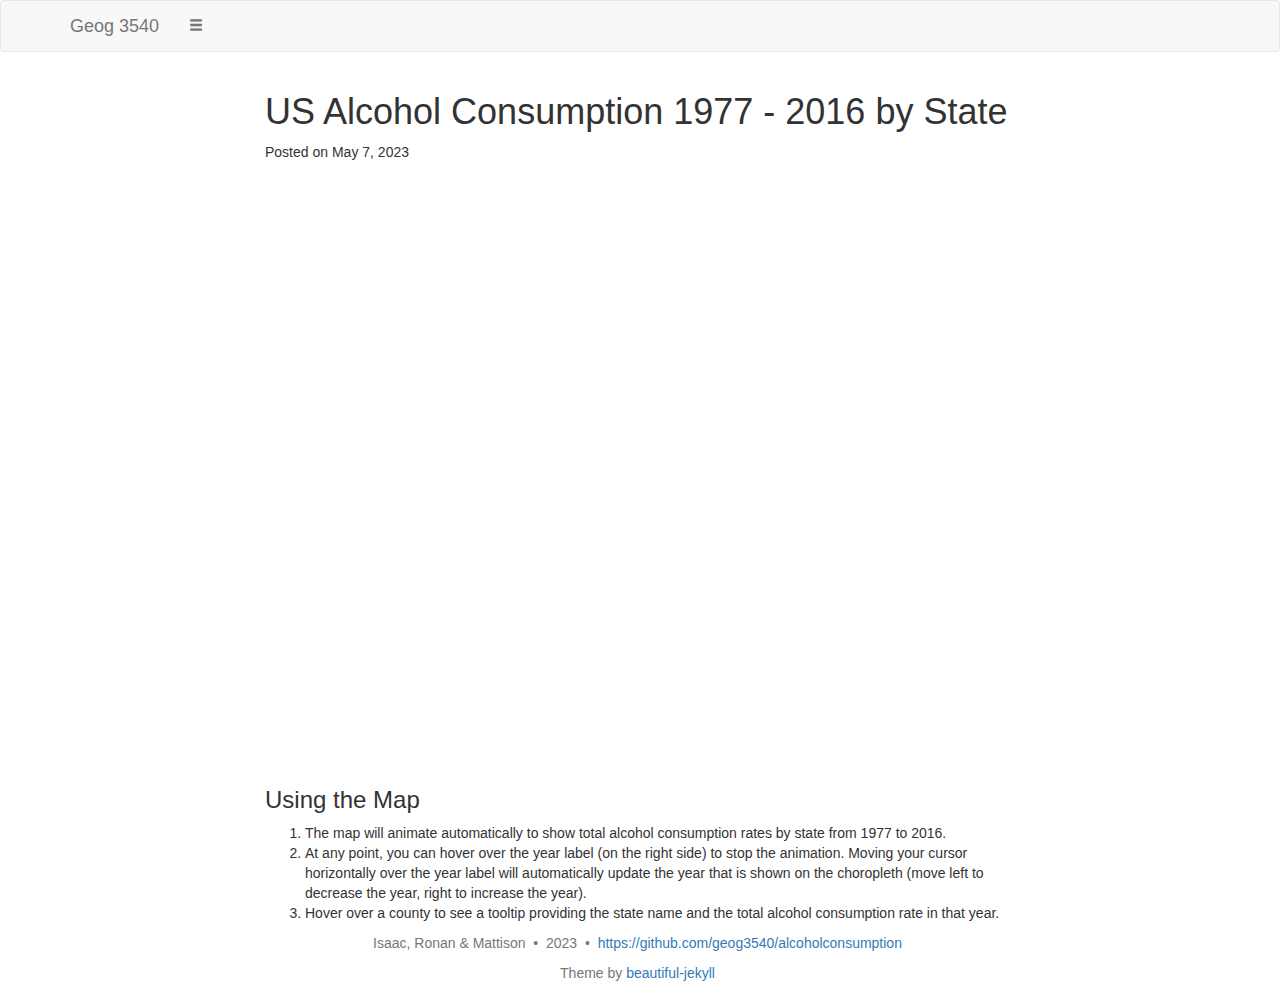
<file: animatedchoropleth/total_con.html>
<!DOCTYPE html>
<html lang="en">
<!-- Beautiful Jekyll | MIT license | Copyright Dean Attali 2016 -->
<head>
  <meta charset="utf-8" />
  <meta http-equiv="X-UA-Compatible" content="IE=edge">
  <meta name="viewport" content="width=device-width, initial-scale=1.0, maximum-scale=1.0, viewport-fit=cover">

  <link href="https://maxcdn.bootstrapcdn.com/bootstrap/3.3.7/css/bootstrap.min.css" rel="stylesheet">
  <link rel="stylesheet" href="style.css">

  <script src="https://d3js.org/d3.v4.min.js"></script>
  <script src="https://d3js.org/d3-scale-chromatic.v1.min.js"></script>
  <script src="https://d3js.org/topojson.v1.min.js"></script>
  <script src="https://d3js.org/queue.v1.min.js"></script>
  <script src="https://d3js.org/colorbrewer.v1.min.js"></script>

  <title>An Animated Choropleth Map of Alcohol Consumption Across The US</title>
</head>

<body>

  <nav class="navbar navbar-default">
    <div class="container container-fluid">
      <div class="navbar-header">
        <button type="button" class="navbar-toggle collapsed" data-toggle="collapse" data-target="#defaultNavbar1"><span class="sr-only">Toggle navigation</span><span class="icon-bar"></span><span class="icon-bar"></span><span class="icon-bar"></span></button>
        <a class="navbar-brand" href="https://geo-social.com">Geog 3540</a>
      </div>
      <!-- Collect the nav links, forms, and other content for toggling -->
      <div class="collapse navbar-collapse" id="defaultNavbar1">
        <ul class="nav navbar-nav">

          <li class="dropdown"><a href="#" class="dropdown-toggle" data-toggle="dropdown" role="button" aria-expanded="false"><span class="glyphicon glyphicon-menu-hamburger" aria-hidden="true"></span></a>
            <ul class="dropdown-menu" role="menu">
              <li><a href="../shortbio.html">About</a></li>
							<li><a href="../Resume-ZhuoTang.pdf">Resume</a></li>
							<li class="divider"></li>
							<li><a href="mailto:zhuotang@uiowa.edu">Contact</a></li>
            </ul>
          </li>
        </ul>

      </div>
      <!-- /.navbar-collapse -->
    </div>
    <!-- /.container-fluid -->
  </nav>

  <!-- TODO this file has become a mess, refactor it -->

  <header class="header-section ">
    <div class="intro-header no-img">
      <div class="container">
        <div class="row">
          <div class="col-lg-8 col-lg-offset-2 col-md-10 col-md-offset-1">
            <div class="post-heading">
              <h1>US Alcohol Consumption 1977 - 2016 by State</h1>
              <span class="post-meta">Posted on May 7, 2023</span>
            </div>
          </div>
        </div>
      </div>
    </div>
  </header>


  <div class="container">
    <div class="row">
      <div class="col-lg-8 col-lg-offset-2 col-md-10 col-md-offset-1">
        <svg width="960" height="600"></svg>
        <h3 id="using-the-map">Using the Map</h3>
        <ol>
          <li>The map will animate automatically to show total alcohol consumption rates by state from 1977 to 2016.</li>
          <li>At any point, you can hover over the year label (on the right side) to stop the animation.  Moving your cursor horizontally over the year label will automatically update the year that is shown on the choropleth (move left to decrease the year, right to increase the year).</li>
          <li>Hover over a county to see a tooltip providing the state name and the total alcohol consumption rate in that year.</li>
        </ol>
        <script>

        // var topoJSONFile = "data/contour.json";
        var topoJSONFile = "data/Total_Con.geojson";
        // enter the desired projection - note that input geojson has to be in WGS84 GCS
        var projection = d3.geoAlbersUsa();
        //enter the name of the feature or geometry collection within the topoJSONFile
        // for example, for the default dataset us.objects.polygons, enter polygons
        var featureCollection = "Total_Con";
        // id field in the topojson file
        var idfield = "GEOID"
        var csvFile = "data/Total_Con.csv";
        var attributeAlias = "Total Alcohol Consumed (Gallons)";

        // enter the minimum and maximum values of the attribute over years
        // one legend is created based on equal interval classification for all years.
        var min = 1.19, max = 6.32;

        //enter the beginning year or date/time of animation.
        var beginTime = 1977, endTime = 2016;

        // width and height of map frame
        var height = 600;
        var width = 700;

        // Find the abbreviations of color names from https://colorbrewer2.org/
        var colors =  colorbrewer.Reds;
        var numOfClasses = 5;

        //DO NOT CHANGE ANYTHING BELOW THIS POINT UNLESS YOU KNOW WHAT YOU ARE DOING
        ////////////////////////////////////////////////////////////////////////////////////////////////
        ///////////////////////////////////////////////////////////////////////////////////////////////

        var svg = d3.select("svg");
        var format = d3.format(".1f");

        var colorScheme = colors[numOfClasses];

        var color = d3.scaleQuantize()
        .domain([min, max])
        .range(colorScheme);

        var x = d3.scaleLinear()
        .domain(d3.extent(color.domain()))
        .rangeRound([600,860]);

        var g = svg.append("g")
        .attr("transform", "translate(0,40)");

        g.selectAll("rect")
        .data(color.range().map(function(d){ return color.invertExtent(d); }))
        .enter()
        .append("rect")
        .attr("height", 8)
        .attr("x", function(d){ return x(d[0]); })
        .attr("width", function(d){ return x(d[1]) - x(d[0]); })
        .attr("fill", function(d){ return color(d[0]); });

        g.append("text")
        .attr("class", "caption")
        .attr("x", x.range()[0])
        .attr("y", -6)
        .attr("fill", "#000")
        .attr("text-anchor", "start")
        .attr("font-weight", "bold")
        .text(attributeAlias);

        g.call(d3.axisBottom(x)
        .tickSize(13)
        .tickFormat(format)
        .tickValues(color.range().slice(1).map(function(d){ return color.invertExtent(d)[0]; })))
        .select(".domain")
        .remove();

        var div = d3.select("body")
        .append("div")
        .attr("class", "tooltip")
        .style("opacity", 0);

        // Add the year label; the value is set on transition.
        var label = svg.append("text")
        .attr("class", "year label")
        .attr("text-anchor", "end")
        .attr("y", height - 100)
        .attr("x", width + 100)
        .text(beginTime);

        queue()
        .defer(d3.json, topoJSONFile)
        .defer(d3.csv, csvFile)
        .await(ready);

        function ready(error, feature_col, csvdata) {
          if (error) throw error;

          // Initialize data to beginning year
          var currentYear = beginTime;

          // Add an overlay for the year label.
          var box = label.node().getBBox();

          var overlay = svg.append("rect")
          .attr("class", "overlay")
          .attr("x", box.x)
          .attr("y", box.y)
          .attr("width", box.width)
          .attr("height", box.height)
          .on("mouseover", enableInteraction);

          // Start a transition that interpolates the data based on year.
          svg.transition()
          .duration(25000)
          .ease(d3.easeLinear)
          .tween("year", tweenYear)
          //.each();

          var features = feature_col.features;
          features.forEach((item) => {
            item.id = +item.properties[idfield]
          });
          var path = d3.geoPath();
          path.projection(projection.fitSize([width, height], feature_col));

          var polygons = svg.append("g")
          .attr("class", "polygons")
          .selectAll("path")
          .data(features)
          .enter()
          .append("path")
          .attr("d", path)
          .call(style,currentYear);

          function style(polygons, year){
            // console.log(polygons);
            newunemployment = interpolateData(year);

            var rateById = {};
            var nameById = {};

            newunemployment.forEach(function(d) {
              rateById[d.code] = +d.rate;
              nameById[d.code] = d.name;
            });

            polygons.style("fill", function(d){
              return color(rateById[d.id]);
            })
            .on("mouseover", function(d) {
              div.transition()
              .duration(200)
              .style("opacity", .9);
              div.html(nameById[d.id] + ' in ' + Math.round(currentYear) +': <br><strong>' + rateById[d.id] + '%</strong>')
              .style("left", (d3.event.pageX) + "px")
              .style("top", (d3.event.pageY - 28) + "px");})
              // fade out tooltip on mouse out
              .on("mouseout", function(d) {
                div.transition()
                .duration(500)
                .style("opacity", 0);});
              }

              // After the transition finishes, you can mouseover to change the year.
              function enableInteraction() {
                var yearScale = d3.scaleLinear()
                .domain([beginTime, endTime])
                .range([box.x + 10, box.x + box.width - 10])
                .clamp(true);

                // Cancel the current transition, if any.
                svg.transition().duration(0);

                overlay
                .on("mouseover", mouseover)
                .on("mouseout", mouseout)
                .on("mousemove", mousemove)
                .on("touchmove", mousemove);

                function mouseover() { label.classed("active", true); }
                function mouseout() { label.classed("active", false); }
                function mousemove() { displayYear(yearScale.invert(d3.mouse(this)[0])); }
              }

              // Tweens the entire chart by first tweening the year, and then the data.
              // For the interpolated data, the dots and label are redrawn.
              function tweenYear() {
                var year = d3.interpolateNumber(beginTime, endTime);
                return function(t) { displayYear(year(t)); };
              }

              // Updates the display to show the specified year.
              function displayYear(year) {
                currentYear = year;
                polygons.call(style,year)
                label.text(Math.round(year));
              }

              // Interpolates the dataset for the given (fractional) year.
              function interpolateData(year) {
                return csvdata.filter(function(row) {
                  return row['year'] == Math.round(year);
                });
              }
            };
            </script>
          </div>
        </div>
      </div>

      <footer>
        <div class="container beautiful-jekyll-footer">
          <div class="row">
            <div class="col-lg-8 col-lg-offset-2 col-md-10 col-md-offset-1">
              <ul class="list-inline text-center footer-links">
                <p class="copyright text-muted">
                  Isaac, Ronan & Mattison
                  &nbsp;&bull;&nbsp;
                  2023
                  &nbsp;&bull;&nbsp;
                  <a href="https://github.com/geog3540/alcoholconsumption">https://github.com/geog3540/alcoholconsumption</a>
                </p>
                <!-- Please don't remove this, keep my open source work credited :) -->
                <p class="theme-by text-muted">
                  Theme by
                  <a href="https://deanattali.com/beautiful-jekyll/">beautiful-jekyll</a>
                </p>
              </div>
            </div>
          </div>
        </footer>
      </body>
      </html>
</file>
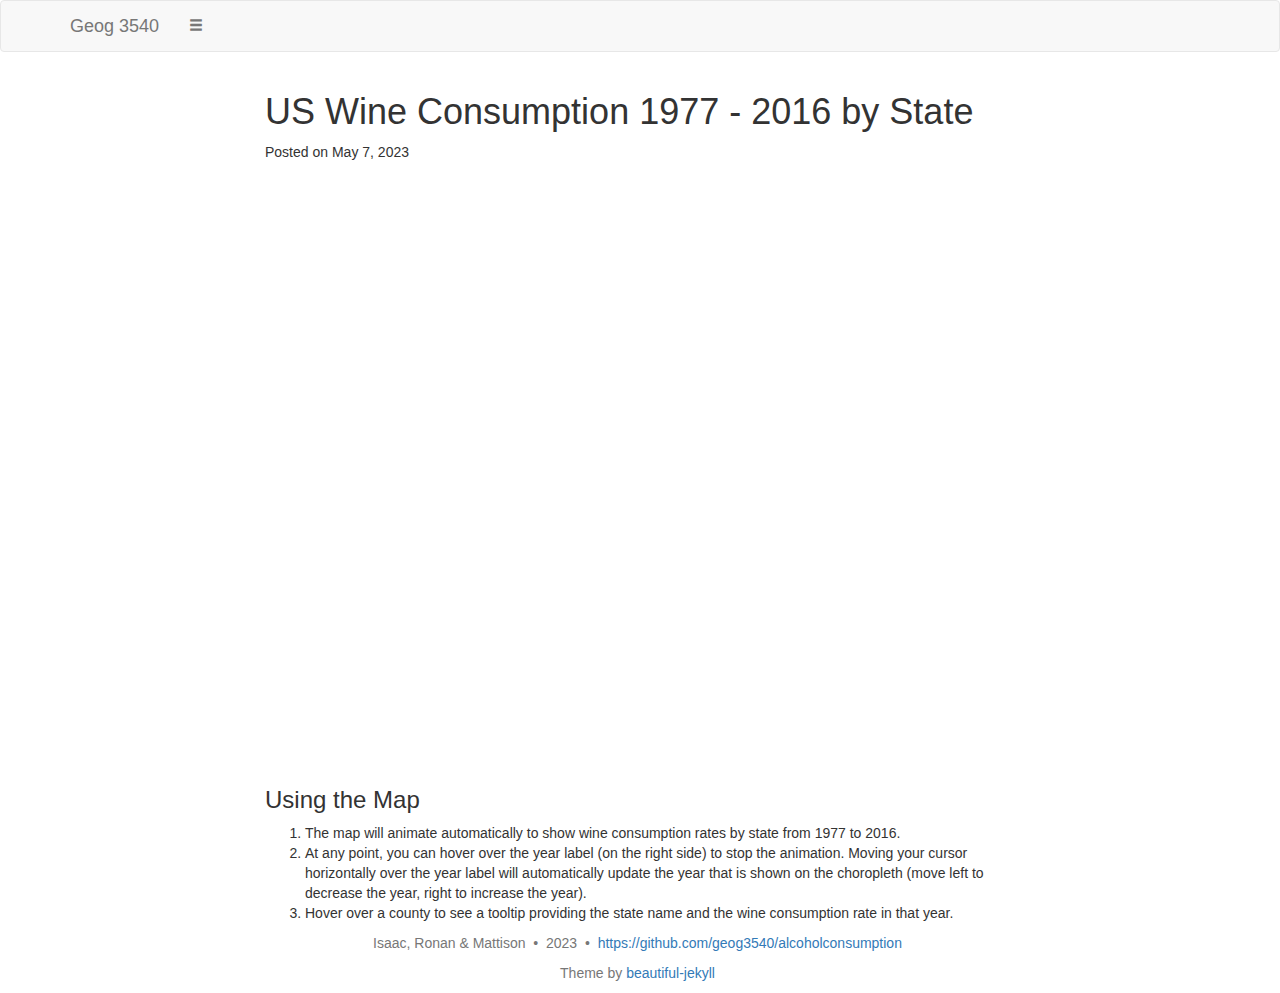
<file: animatedchoropleth/wine_con.html>
<!DOCTYPE html>
<html lang="en">
<!-- Beautiful Jekyll | MIT license | Copyright Dean Attali 2016 -->
<head>
  <meta charset="utf-8" />
  <meta http-equiv="X-UA-Compatible" content="IE=edge">
  <meta name="viewport" content="width=device-width, initial-scale=1.0, maximum-scale=1.0, viewport-fit=cover">

  <link href="https://maxcdn.bootstrapcdn.com/bootstrap/3.3.7/css/bootstrap.min.css" rel="stylesheet">
  <link rel="stylesheet" href="style.css">

  <script src="https://d3js.org/d3.v4.min.js"></script>
  <script src="https://d3js.org/d3-scale-chromatic.v1.min.js"></script>
  <script src="https://d3js.org/topojson.v1.min.js"></script>
  <script src="https://d3js.org/queue.v1.min.js"></script>
  <script src="https://d3js.org/colorbrewer.v1.min.js"></script>

  <title>An Animated Choropleth Map of Wine Consumption Across The US</title>
</head>

<body>

  <nav class="navbar navbar-default">
    <div class="container container-fluid">
      <div class="navbar-header">
        <button type="button" class="navbar-toggle collapsed" data-toggle="collapse" data-target="#defaultNavbar1"><span class="sr-only">Toggle navigation</span><span class="icon-bar"></span><span class="icon-bar"></span><span class="icon-bar"></span></button>
        <a class="navbar-brand" href="https://geo-social.com">Geog 3540</a>
      </div>
      <!-- Collect the nav links, forms, and other content for toggling -->
      <div class="collapse navbar-collapse" id="defaultNavbar1">
        <ul class="nav navbar-nav">

          <li class="dropdown"><a href="#" class="dropdown-toggle" data-toggle="dropdown" role="button" aria-expanded="false"><span class="glyphicon glyphicon-menu-hamburger" aria-hidden="true"></span></a>
            <ul class="dropdown-menu" role="menu">
              <li><a href="../shortbio.html">About</a></li>
							<li><a href="../Resume-ZhuoTang.pdf">Resume</a></li>
							<li class="divider"></li>
							<li><a href="mailto:zhuotang@uiowa.edu">Contact</a></li>
            </ul>
          </li>
        </ul>

      </div>
      <!-- /.navbar-collapse -->
    </div>
    <!-- /.container-fluid -->
  </nav>

  <!-- TODO this file has become a mess, refactor it -->

  <header class="header-section ">
    <div class="intro-header no-img">
      <div class="container">
        <div class="row">
          <div class="col-lg-8 col-lg-offset-2 col-md-10 col-md-offset-1">
            <div class="post-heading">
              <h1>US Wine Consumption 1977 - 2016 by State</h1>
              <span class="post-meta">Posted on May 7, 2023</span>
            </div>
          </div>
        </div>
      </div>
    </div>
  </header>


  <div class="container">
    <div class="row">
      <div class="col-lg-8 col-lg-offset-2 col-md-10 col-md-offset-1">
        <svg width="960" height="600"></svg>
        <h3 id="using-the-map">Using the Map</h3>
        <ol>
          <li>The map will animate automatically to show wine consumption rates by state from 1977 to 2016.</li>
          <li>At any point, you can hover over the year label (on the right side) to stop the animation.  Moving your cursor horizontally over the year label will automatically update the year that is shown on the choropleth (move left to decrease the year, right to increase the year).</li>
          <li>Hover over a county to see a tooltip providing the state name and the wine consumption rate in that year.</li>
        </ol>
        <script>

        // var topoJSONFile = "data/contour.json";
        var topoJSONFile = "data/wine_con.geojson";
        // enter the desired projection - note that input geojson has to be in WGS84 GCS
        var projection = d3.geoAlbersUsa();
        //enter the name of the feature or geometry collection within the topoJSONFile
        // for example, for the default dataset us.objects.polygons, enter polygons
        var featureCollection = "wine_con";
        // id field in the topojson file
        var idfield = "GEOID"
        var csvFile = "data/wine_con.csv";
        var attributeAlias = "Total Alcohol Consumed (Gallons)";

        // enter the minimum and maximum values of the attribute over years
        // one legend is created based on equal interval classification for all years.
        var min = 0.05, max = 1.2;

        //enter the beginning year or date/time of animation.
        var beginTime = 1977, endTime = 2016;

        // width and height of map frame
        var height = 600;
        var width = 700;

        // Find the abbreviations of color names from https://colorbrewer2.org/
        var colors =  colorbrewer.Reds;
        var numOfClasses = 6;

        //DO NOT CHANGE ANYTHING BELOW THIS POINT UNLESS YOU KNOW WHAT YOU ARE DOING
        ////////////////////////////////////////////////////////////////////////////////////////////////
        ///////////////////////////////////////////////////////////////////////////////////////////////

        var svg = d3.select("svg");
        var format = d3.format(".1f");

        var colorScheme = colors[numOfClasses];

        var color = d3.scaleQuantize()
        .domain([min, max])
        .range(colorScheme);

        var x = d3.scaleLinear()
        .domain(d3.extent(color.domain()))
        .rangeRound([600,860]);

        var g = svg.append("g")
        .attr("transform", "translate(0,40)");

        g.selectAll("rect")
        .data(color.range().map(function(d){ return color.invertExtent(d); }))
        .enter()
        .append("rect")
        .attr("height", 8)
        .attr("x", function(d){ return x(d[0]); })
        .attr("width", function(d){ return x(d[1]) - x(d[0]); })
        .attr("fill", function(d){ return color(d[0]); });

        g.append("text")
        .attr("class", "caption")
        .attr("x", x.range()[0])
        .attr("y", -6)
        .attr("fill", "#000")
        .attr("text-anchor", "start")
        .attr("font-weight", "bold")
        .text(attributeAlias);

        g.call(d3.axisBottom(x)
        .tickSize(13)
        .tickFormat(format)
        .tickValues(color.range().slice(1).map(function(d){ return color.invertExtent(d)[0]; })))
        .select(".domain")
        .remove();

        var div = d3.select("body")
        .append("div")
        .attr("class", "tooltip")
        .style("opacity", 0);

        // Add the year label; the value is set on transition.
        var label = svg.append("text")
        .attr("class", "year label")
        .attr("text-anchor", "end")
        .attr("y", height - 100)
        .attr("x", width + 100)
        .text(beginTime);

        queue()
        .defer(d3.json, topoJSONFile)
        .defer(d3.csv, csvFile)
        .await(ready);

        function ready(error, feature_col, csvdata) {
          if (error) throw error;

          // Initialize data to beginning year
          var currentYear = beginTime;

          // Add an overlay for the year label.
          var box = label.node().getBBox();

          var overlay = svg.append("rect")
          .attr("class", "overlay")
          .attr("x", box.x)
          .attr("y", box.y)
          .attr("width", box.width)
          .attr("height", box.height)
          .on("mouseover", enableInteraction);

          // Start a transition that interpolates the data based on year.
          svg.transition()
          .duration(25000)
          .ease(d3.easeLinear)
          .tween("year", tweenYear)
          //.each();

          var features = feature_col.features;
          features.forEach((item) => {
            item.id = +item.properties[idfield]
          });
          var path = d3.geoPath();
          path.projection(projection.fitSize([width, height], feature_col));

          var polygons = svg.append("g")
          .attr("class", "polygons")
          .selectAll("path")
          .data(features)
          .enter()
          .append("path")
          .attr("d", path)
          .call(style,currentYear);

          function style(polygons, year){
            // console.log(polygons);
            newunemployment = interpolateData(year);

            var rateById = {};
            var nameById = {};

            newunemployment.forEach(function(d) {
              rateById[d.code] = +d.rate;
              nameById[d.code] = d.name;
            });

            polygons.style("fill", function(d){
              return color(rateById[d.id]);
            })
            .on("mouseover", function(d) {
              div.transition()
              .duration(200)
              .style("opacity", .9);
              div.html(nameById[d.id] + ' in ' + Math.round(currentYear) +': <br><strong>' + rateById[d.id] + '%</strong>')
              .style("left", (d3.event.pageX) + "px")
              .style("top", (d3.event.pageY - 28) + "px");})
              // fade out tooltip on mouse out
              .on("mouseout", function(d) {
                div.transition()
                .duration(500)
                .style("opacity", 0);});
              }

              // After the transition finishes, you can mouseover to change the year.
              function enableInteraction() {
                var yearScale = d3.scaleLinear()
                .domain([beginTime, endTime])
                .range([box.x + 10, box.x + box.width - 10])
                .clamp(true);

                // Cancel the current transition, if any.
                svg.transition().duration(0);

                overlay
                .on("mouseover", mouseover)
                .on("mouseout", mouseout)
                .on("mousemove", mousemove)
                .on("touchmove", mousemove);

                function mouseover() { label.classed("active", true); }
                function mouseout() { label.classed("active", false); }
                function mousemove() { displayYear(yearScale.invert(d3.mouse(this)[0])); }
              }

              // Tweens the entire chart by first tweening the year, and then the data.
              // For the interpolated data, the dots and label are redrawn.
              function tweenYear() {
                var year = d3.interpolateNumber(beginTime, endTime);
                return function(t) { displayYear(year(t)); };
              }

              // Updates the display to show the specified year.
              function displayYear(year) {
                currentYear = year;
                polygons.call(style,year)
                label.text(Math.round(year));
              }

              // Interpolates the dataset for the given (fractional) year.
              function interpolateData(year) {
                return csvdata.filter(function(row) {
                  return row['year'] == Math.round(year);
                });
              }
            };
            </script>
          </div>
        </div>
      </div>

      <footer>
        <div class="container beautiful-jekyll-footer">
          <div class="row">
            <div class="col-lg-8 col-lg-offset-2 col-md-10 col-md-offset-1">
              <ul class="list-inline text-center footer-links">
                <p class="copyright text-muted">
                  Isaac, Ronan & Mattison
                  &nbsp;&bull;&nbsp;
                  2023
                  &nbsp;&bull;&nbsp;
                  <a href="https://github.com/geog3540/alcoholconsumption">https://github.com/geog3540/alcoholconsumption</a>
                </p>
                <!-- Please don't remove this, keep my open source work credited :) -->
                <p class="theme-by text-muted">
                  Theme by
                  <a href="https://deanattali.com/beautiful-jekyll/">beautiful-jekyll</a>
                </p>
              </div>
            </div>
          </div>
        </footer>
      </body>
      </html>
</file>
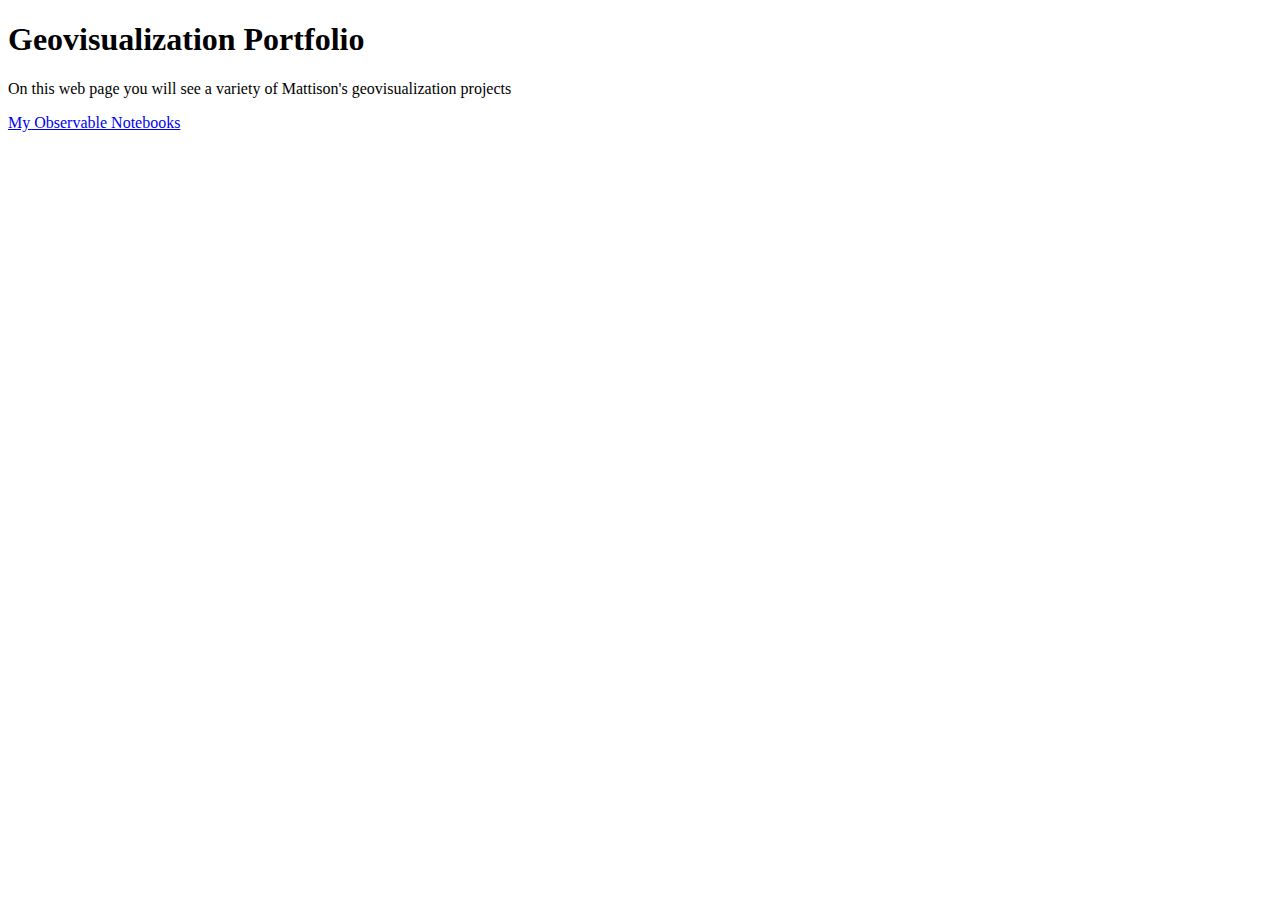
<file: FirstExercise/firstindex.html>
<!DOCTYPE html>
<html>
<head>
  <title> Geovisualization Portfolio </title>

</head>
<body>
  <h1> Geovisualization Portfolio </h1>
  <p> On this web page you will see a variety of Mattison's geovisualization projects </p>

  <p> <a href="https://observablehq.com/@mattison-belardo?tab=notebooks"> My Observable Notebooks </a> </p>

</body>

</html>
</file>
<file: animatedchoropleth/style.css>
div.tooltip {
  position: absolute;
  text-align: center;
  vertical-align: middle;
  width: auto;
  height: auto;
  padding: 2px;
  font: 12px sans-serif;
  color: white;
  background: gray;
  border: 0px;
  border-radius: 8px;
  pointer-events: none;
}

.counties :hover {
  stroke: black;
  stroke-width: 2px;
}

.county-borders {
  fill: none;
  stroke: #fff;
  stroke-width: 0.5px;
  stroke-linejoin: round;
  stroke-linecap: round;
  pointer-events: none;
}

.year.label {
  font: 500 85px "Helvetica Neue";
  fill: gray;
}

.overlay {
  fill: none;
  pointer-events: all;
  cursor: ew-resize;
}
</file>
<file: css/3-col-portfolio.css>
/*!
 * Start Bootstrap - 3 Col Portfolio (https://startbootstrap.com/template-overviews/3-col-portfolio)
 * Copyright 2013-2018 Start Bootstrap
 * Licensed under MIT (https://github.com/BlackrockDigital/startbootstrap-3-col-portfolio/blob/master/LICENSE)
 */

body {
  padding-top: 54px;
}

@media (min-width: 992px) {
  body {
    padding-top: 56px;
  }
}

.portfolio-item {
  margin-bottom: 30px;
}

.pagination {
  margin-bottom: 30px;
}
</file>
